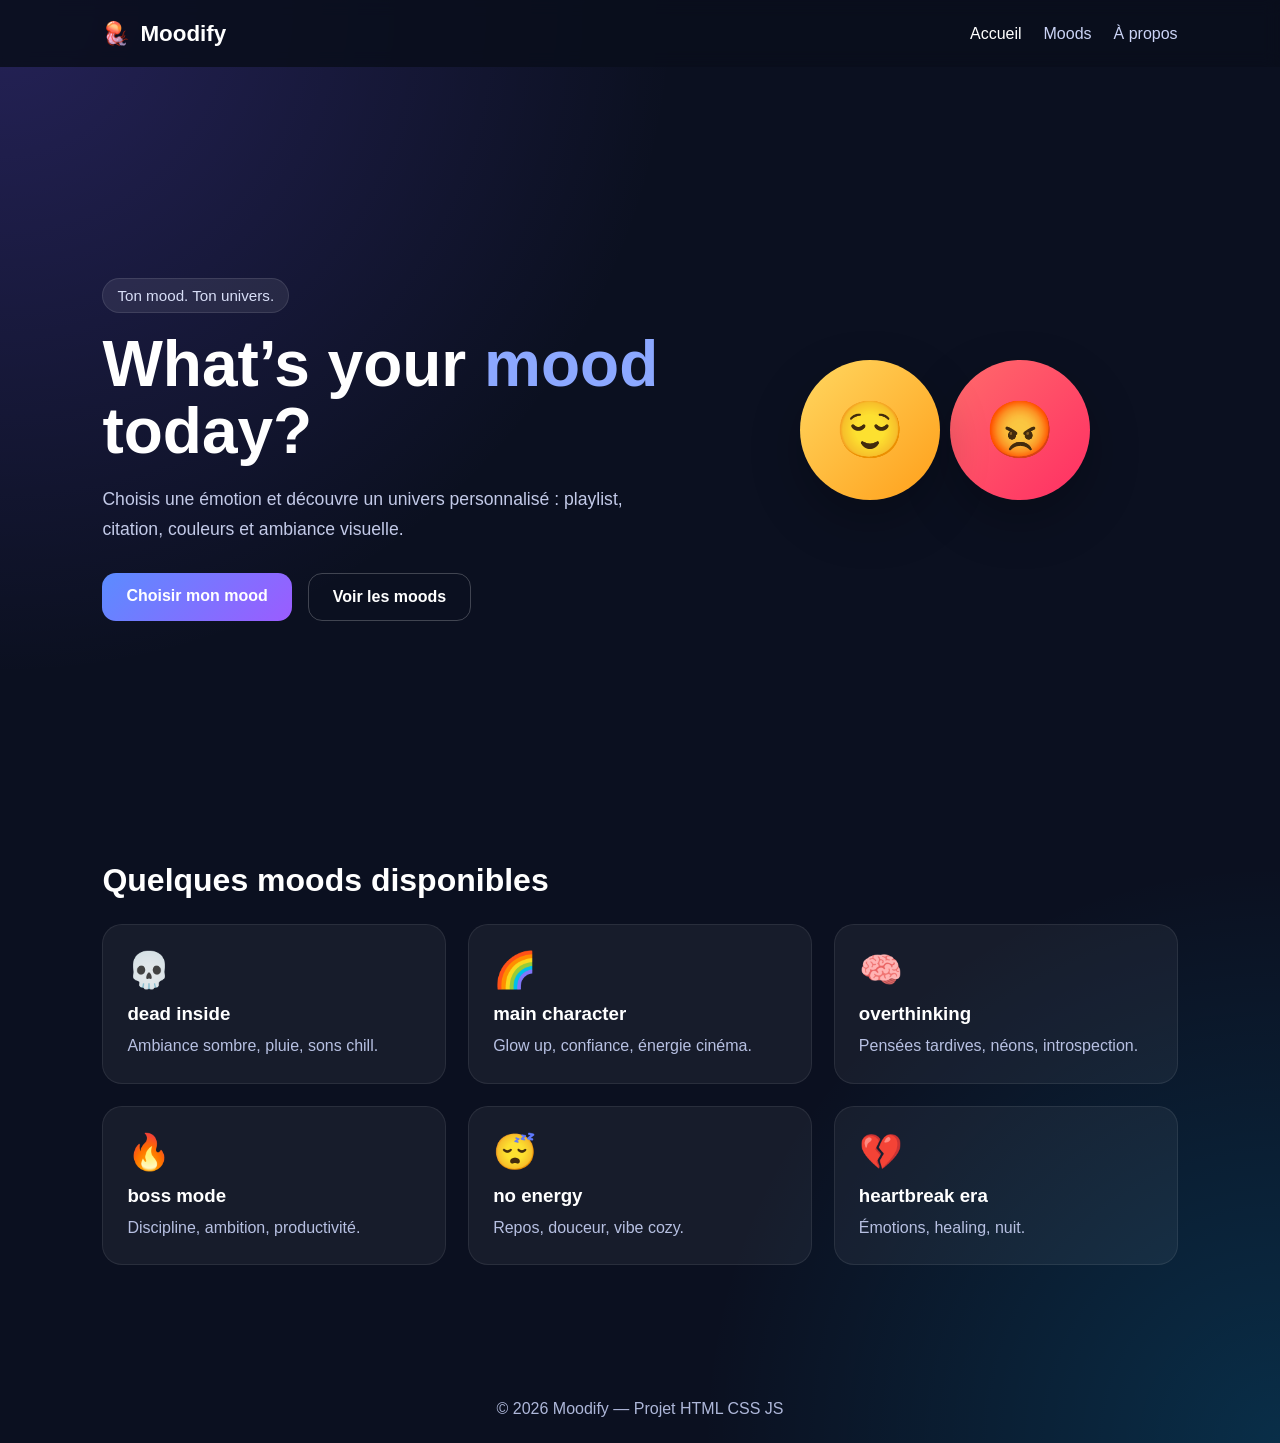
<file: index.html>
<!DOCTYPE html>
<html lang="fr">
<head>
  <meta charset="UTF-8" />
  <meta name="viewport" content="width=device-width, initial-scale=1.0" />
  <title>Moodify - Accueil</title>
  <link rel="stylesheet" href="css/style.css" />
  <link rel="stylesheet" href="css/home.css" />
</head>
<body class="home-page">

  <header class="navbar">
    <div class="logo">
      <span class="logo-icon">🪼</span>
      <span>Moodify</span>
    </div>

    <nav>
      <a href="index.html" class="active">Accueil</a>
      <a href="moods.html">Moods</a>
      <a href="about.html">À propos</a>
    </nav>
  </header>

  <main class="hero">
    <section class="hero-text">
      <p class="badge">Ton mood. Ton univers.</p>
      <h1>What’s your <span>mood</span> today?</h1>
      <p class="subtitle">
        Choisis une émotion et découvre un univers personnalisé :
        playlist, citation, couleurs et ambiance visuelle.
      </p>

      <div class="hero-buttons">
        <a href="moods.html" class="btn btn-primary">Choisir mon mood</a>
        <a href="#preview" class="btn btn-secondary">Voir les moods</a>
      </div>
    </section>

    <section class="hero-visual">
      <div class="jelly-pair">
        <div class="jelly calm">😌</div>
        <div class="jelly angry">😡</div>
      </div>
    </section>
  </main>

  <section class="preview-section" id="preview">
    <h2>Quelques moods disponibles</h2>

    <div class="cards-grid">
      <div class="preview-card">
        <span class="preview-emoji">💀</span>
        <h3>dead inside</h3>
        <p>Ambiance sombre, pluie, sons chill.</p>
      </div>

      <div class="preview-card">
        <span class="preview-emoji">🌈</span>
        <h3>main character</h3>
        <p>Glow up, confiance, énergie cinéma.</p>
      </div>

      <div class="preview-card">
        <span class="preview-emoji">🧠</span>
        <h3>overthinking</h3>
        <p>Pensées tardives, néons, introspection.</p>
      </div>

      <div class="preview-card">
        <span class="preview-emoji">🔥</span>
        <h3>boss mode</h3>
        <p>Discipline, ambition, productivité.</p>
      </div>

      <div class="preview-card">
        <span class="preview-emoji">😴</span>
        <h3>no energy</h3>
        <p>Repos, douceur, vibe cozy.</p>
      </div>

      <div class="preview-card">
        <span class="preview-emoji">💔</span>
        <h3>heartbreak era</h3>
        <p>Émotions, healing, nuit.</p>
      </div>
    </div>
  </section>

  <footer class="footer">
    <p>© 2026 Moodify — Projet HTML CSS JS</p>
  </footer>

  <script src="js/home.js"></script>
</body>
</html>
</file>
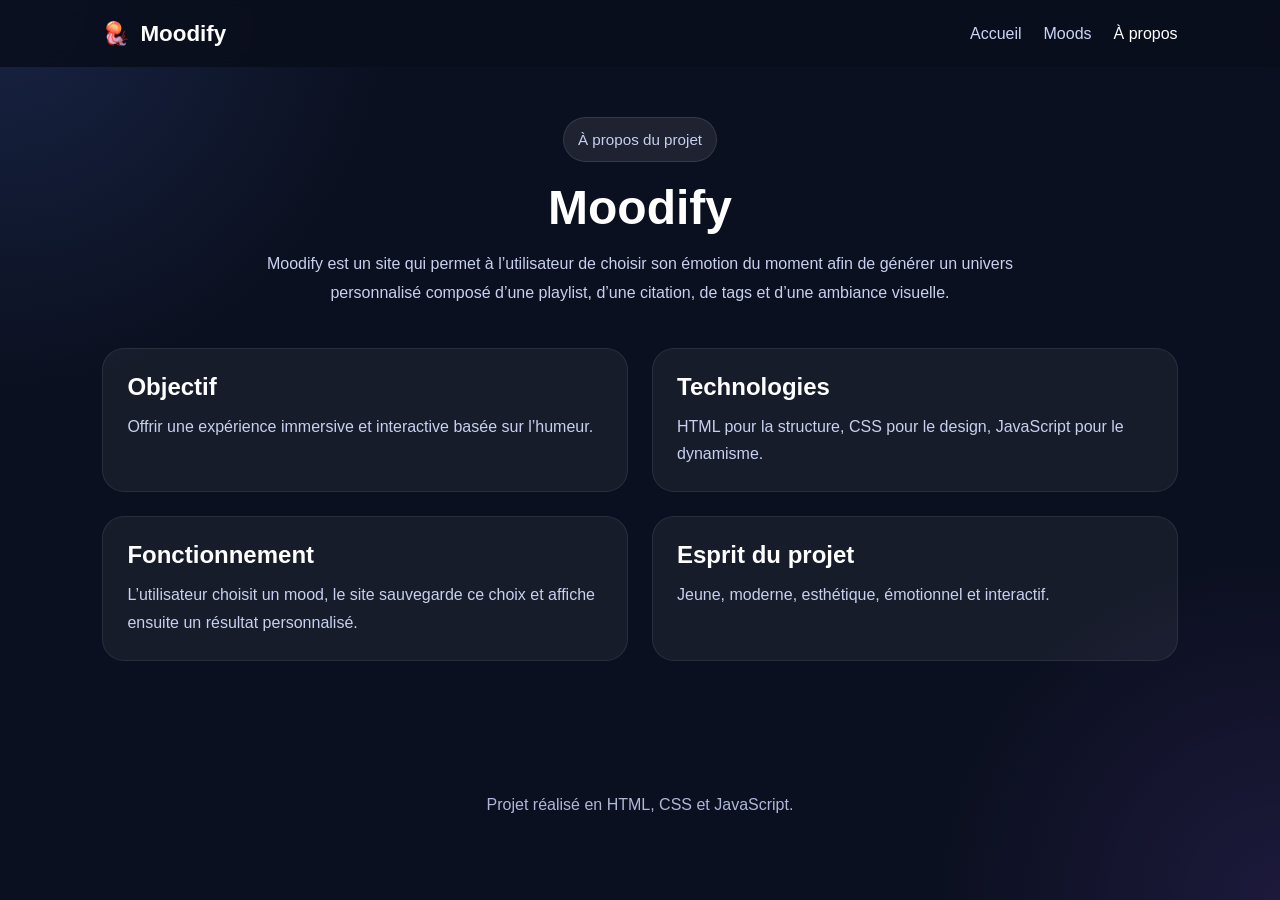
<file: about.html>
<!DOCTYPE html>
<html lang="fr">
<head>
  <meta charset="UTF-8" />
  <meta name="viewport" content="width=device-width, initial-scale=1.0" />
  <title>Moodify - À propos</title>
  <link rel="stylesheet" href="css/style.css" />
  <link rel="stylesheet" href="css/about.css" />
</head>
<body class="about-page">

  <header class="navbar">
    <div class="logo">
      <span class="logo-icon">🪼</span>
      <span>Moodify</span>
    </div>

    <nav>
      <a href="index.html">Accueil</a>
      <a href="moods.html">Moods</a>
      <a href="about.html" class="active">À propos</a>
    </nav>
  </header>

  <main class="about-main">
    <section class="about-hero">
      <p class="badge">À propos du projet</p>
      <h1>Moodify</h1>
      <p>
        Moodify est un site qui permet à l’utilisateur de choisir son émotion
        du moment afin de générer un univers personnalisé composé d’une playlist,
        d’une citation, de tags et d’une ambiance visuelle.
      </p>
    </section>

    <section class="about-grid">
      <div class="about-card">
        <h2>Objectif</h2>
        <p>
          Offrir une expérience immersive et interactive basée sur l’humeur.
        </p>
      </div>

      <div class="about-card">
        <h2>Technologies</h2>
        <p>
          HTML pour la structure, CSS pour le design, JavaScript pour le dynamisme.
        </p>
      </div>

      <div class="about-card">
        <h2>Fonctionnement</h2>
        <p>
          L’utilisateur choisit un mood, le site sauvegarde ce choix et affiche
          ensuite un résultat personnalisé.
        </p>
      </div>

      <div class="about-card">
        <h2>Esprit du projet</h2>
        <p>
          Jeune, moderne, esthétique, émotionnel et interactif.
        </p>
      </div>
    </section>
  </main>

  <footer class="footer">
    <p>Projet réalisé en HTML, CSS et JavaScript.</p>
  </footer>

</body>
</html>
</file>
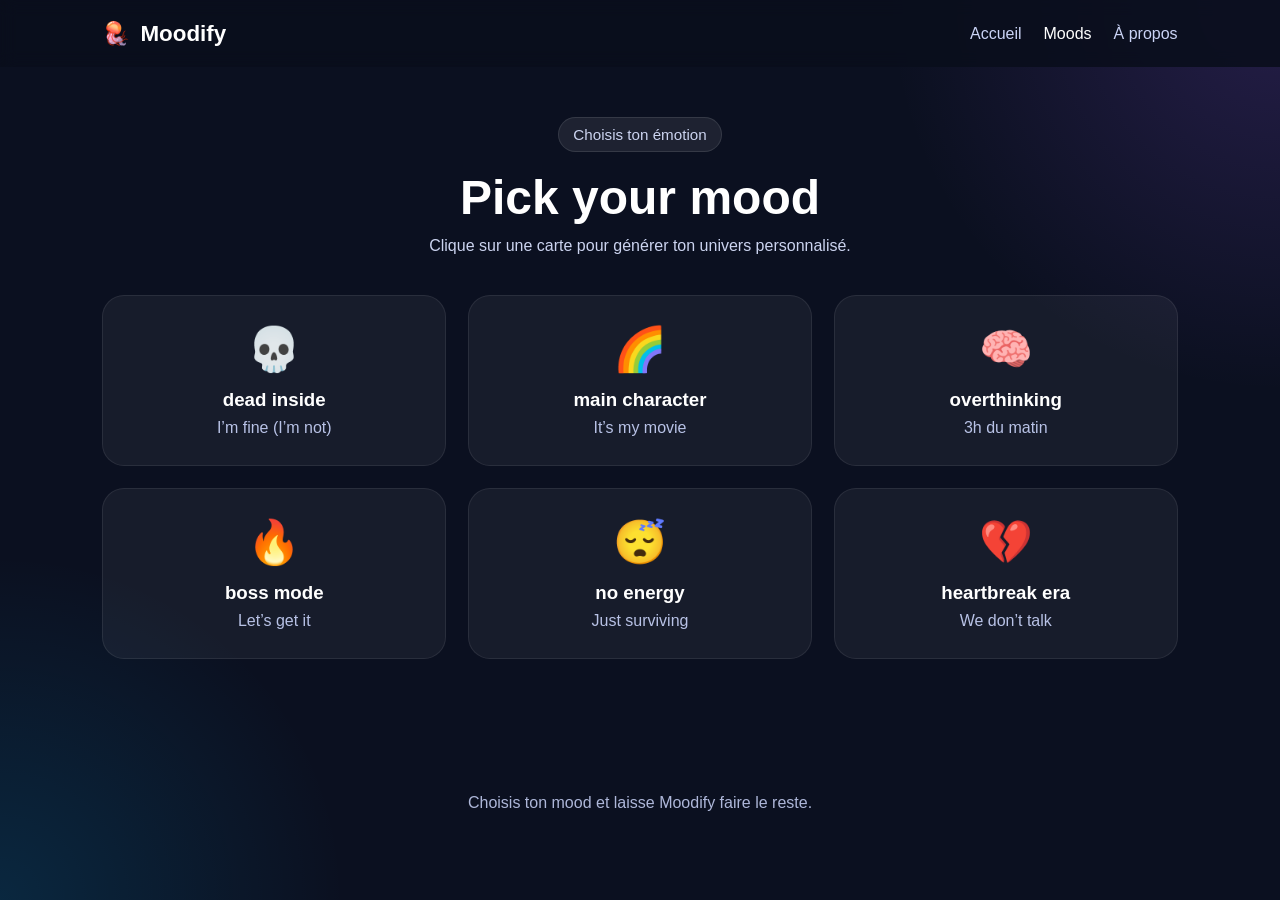
<file: moods.html>
<!DOCTYPE html>
<html lang="fr">
<head>
  <meta charset="UTF-8" />
  <meta name="viewport" content="width=device-width, initial-scale=1.0" />
  <title>Moodify - Choix du mood</title>
  <link rel="stylesheet" href="css/style.css" />
  <link rel="stylesheet" href="css/moods.css" />
</head>
<body class="moods-page">

  <header class="navbar">
    <div class="logo">
      <span class="logo-icon">🪼</span>
      <span>Moodify</span>
    </div>

    <nav>
      <a href="index.html">Accueil</a>
      <a href="moods.html" class="active">Moods</a>
      <a href="about.html">À propos</a>
    </nav>
  </header>

  <main class="moods-main">
    <section class="moods-header">
      <p class="badge">Choisis ton émotion</p>
      <h1>Pick your mood</h1>
      <p>
        Clique sur une carte pour générer ton univers personnalisé.
      </p>
    </section>

    <section class="moods-grid">
      <div class="mood-card" data-mood="dead-inside">
        <div class="mood-emoji">💀</div>
        <h3>dead inside</h3>
        <p>I’m fine (I’m not)</p>
      </div>

      <div class="mood-card" data-mood="main-character">
        <div class="mood-emoji">🌈</div>
        <h3>main character</h3>
        <p>It’s my movie</p>
      </div>

      <div class="mood-card" data-mood="overthinking">
        <div class="mood-emoji">🧠</div>
        <h3>overthinking</h3>
        <p>3h du matin</p>
      </div>

      <div class="mood-card" data-mood="boss-mode">
        <div class="mood-emoji">🔥</div>
        <h3>boss mode</h3>
        <p>Let’s get it</p>
      </div>

      <div class="mood-card" data-mood="no-energy">
        <div class="mood-emoji">😴</div>
        <h3>no energy</h3>
        <p>Just surviving</p>
      </div>

      <div class="mood-card" data-mood="heartbreak">
        <div class="mood-emoji">💔</div>
        <h3>heartbreak era</h3>
        <p>We don’t talk</p>
      </div>
    </section>
  </main>

  <footer class="footer">
    <p>Choisis ton mood et laisse Moodify faire le reste.</p>
  </footer>

  <script src="js/moods.js"></script>
</body>
</html>
</file>
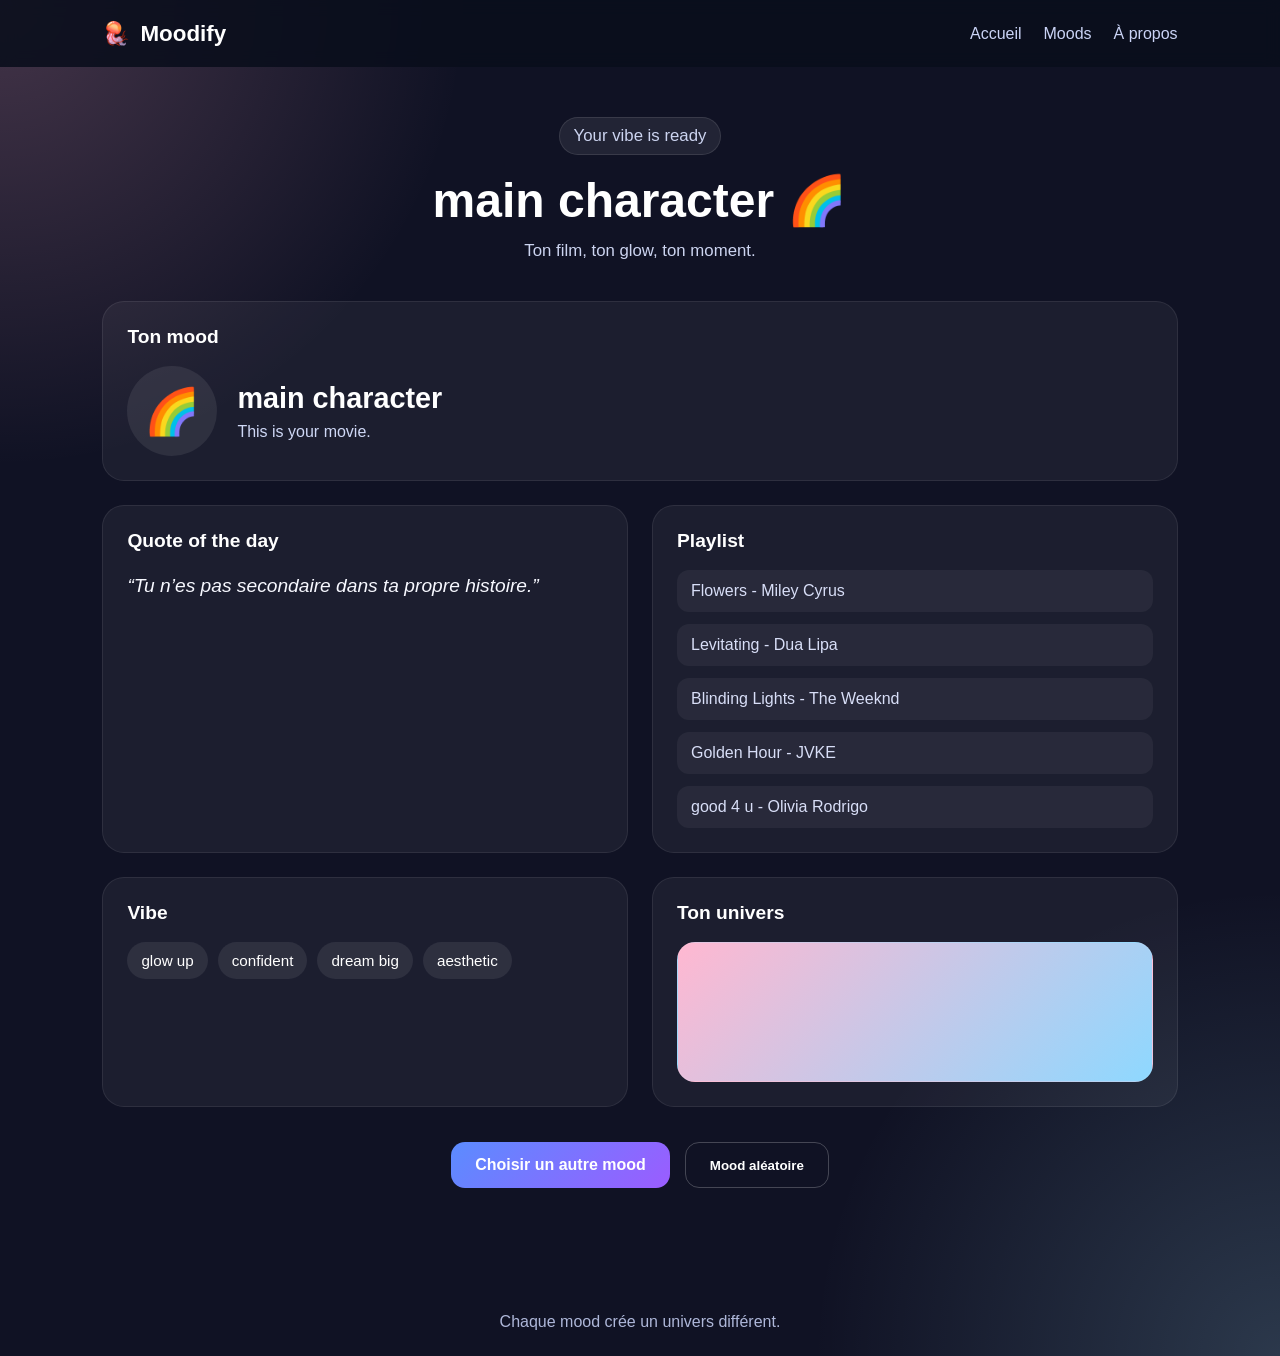
<file: result.html>
<!DOCTYPE html>
<html lang="fr">
<head>
  <meta charset="UTF-8" />
  <meta name="viewport" content="width=device-width, initial-scale=1.0" />
  <title>Moodify - Résultat personnalisé</title>
  <link rel="stylesheet" href="css/style.css" />
  <link rel="stylesheet" href="css/result.css" />
</head>
<body id="result-body">

  <header class="navbar">
    <div class="logo">
      <span class="logo-icon">🪼</span>
      <span>Moodify</span>
    </div>

    <nav>
      <a href="index.html">Accueil</a>
      <a href="moods.html">Moods</a>
      <a href="about.html">À propos</a>
    </nav>
  </header>

  <main class="result-page">
    <section class="result-header">
      <p class="badge">Your vibe is ready</p>
      <h1 id="mood-title">Mood title</h1>
      <p id="mood-description">Description du mood</p>
    </section>

    <section class="result-grid">
      <div class="result-card big-card">
        <h2>Ton mood</h2>
        <div class="mood-main">
          <div class="mood-icon" id="mood-emoji">✨</div>
          <div>
            <h3 id="mood-name">Mood</h3>
            <p id="mood-tagline">Tagline</p>
          </div>
        </div>
      </div>

      <div class="result-card">
        <h2>Quote of the day</h2>
        <blockquote id="mood-quote">“Citation ici”</blockquote>
      </div>

      <div class="result-card">
        <h2>Playlist</h2>
        <ul id="playlist-list" class="playlist-list"></ul>
      </div>

      <div class="result-card">
        <h2>Vibe</h2>
        <div class="tags" id="mood-tags"></div>
      </div>

      <div class="result-card">
        <h2>Ton univers</h2>
        <div class="aesthetic-box" id="aesthetic-box"></div>
      </div>
    </section>

    <section class="result-actions">
      <a href="moods.html" class="btn btn-primary">Choisir un autre mood</a>
      <button class="btn btn-secondary" id="randomMoodBtn">Mood aléatoire</button>
    </section>
  </main>

  <footer class="footer">
    <p>Chaque mood crée un univers différent.</p>
  </footer>

  <script src="js/result.js"></script>
</body>
</html>
</file>
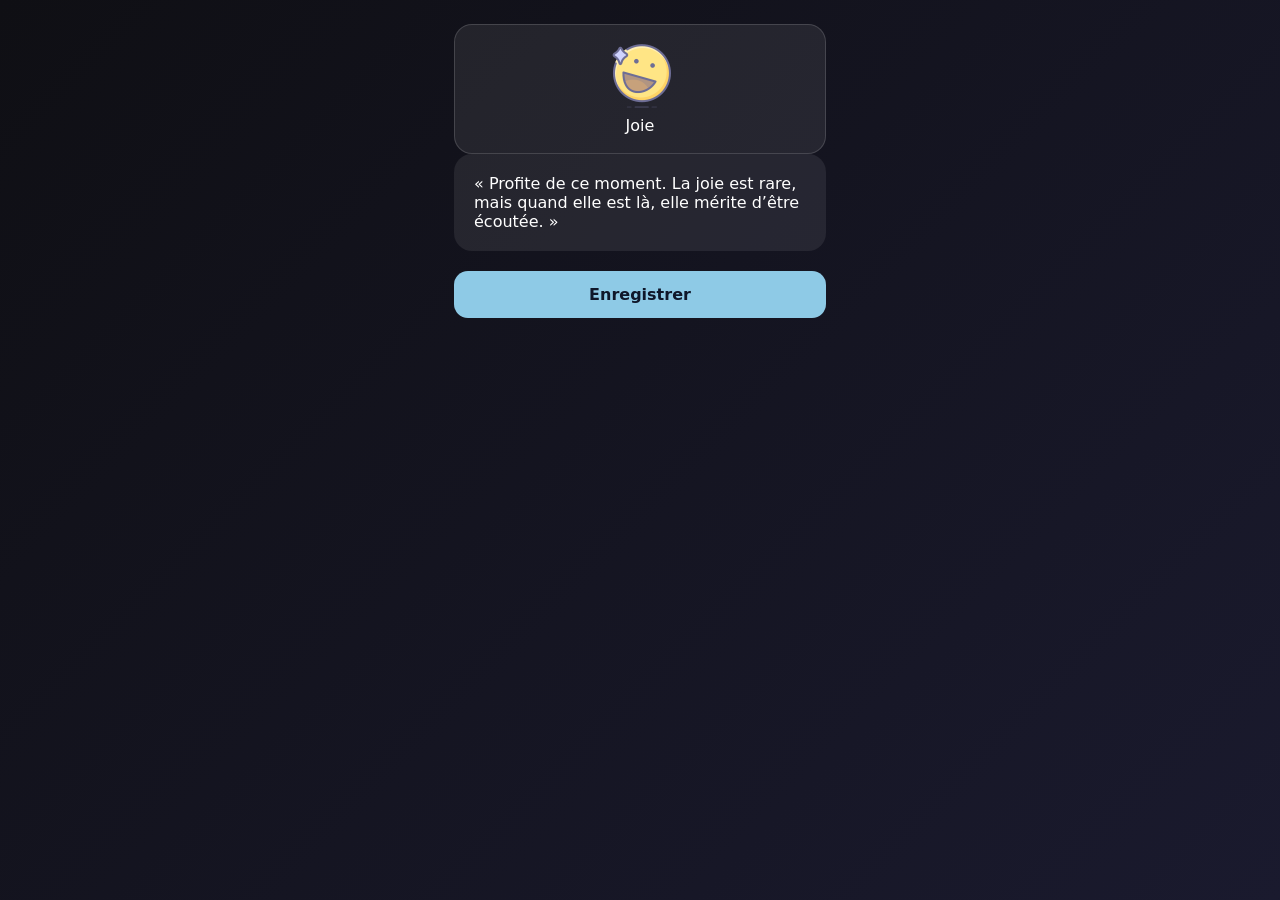
<file: simple.html>
<!DOCTYPE html>
<html lang="fr">
<head>
  <meta charset="UTF-8">
  <title>Ton mood</title>
  <link rel="stylesheet" href="style.css">
</head>
<body>
  <div class="container">
    <a href="simple.html" class="card">
        <img src="images/joie.png" alt="Joie" class="emoji-img">
        <p>Joie</p>
    </a>


    <div class="mood-box">
      <p>
        « Profite de ce moment. La joie est rare,
        mais quand elle est là, elle mérite d’être écoutée. »
      </p>
    </div>

    <a class="button" href="result.html">Enregistrer</a>
  </div>
</body>
</html>
</file>
<file: css/style.css>
* {
  margin: 0;
  padding: 0;
  box-sizing: border-box;
}

html {
  scroll-behavior: smooth;
}

body {
  font-family: Arial, Helvetica, sans-serif;
  background: #0b1020;
  color: white;
  min-height: 100vh;
}

a {
  text-decoration: none;
  color: inherit;
}

.navbar {
  width: 100%;
  padding: 20px 8%;
  display: flex;
  justify-content: space-between;
  align-items: center;
  background: rgba(10, 14, 28, 0.88);
  backdrop-filter: blur(8px);
  position: sticky;
  top: 0;
  z-index: 100;
}

.logo {
  display: flex;
  align-items: center;
  gap: 10px;
  font-size: 1.4rem;
  font-weight: 700;
}

.logo-icon {
  font-size: 1.4rem;
}

nav {
  display: flex;
  gap: 22px;
}

nav a {
  color: #cbd4f6;
  transition: 0.3s;
}

nav a:hover,
nav a.active {
  color: #ffffff;
}

.btn {
  display: inline-block;
  padding: 14px 24px;
  border-radius: 14px;
  font-weight: 700;
  transition: 0.3s;
  border: none;
  cursor: pointer;
}

.btn-primary {
  background: linear-gradient(135deg, #5b8cff, #9b5cff);
  color: white;
}

.btn-primary:hover {
  transform: translateY(-2px);
  box-shadow: 0 10px 25px rgba(91, 140, 255, 0.35);
}

.btn-secondary {
  background: transparent;
  border: 1px solid rgba(255,255,255,0.22);
  color: white;
}

.btn-secondary:hover {
  background: rgba(255,255,255,0.08);
}

.badge {
  display: inline-block;
  background: rgba(255,255,255,0.08);
  border: 1px solid rgba(255,255,255,0.1);
  padding: 8px 14px;
  border-radius: 999px;
  color: #d8def7;
  margin-bottom: 18px;
  font-size: 0.95rem;
}

.footer {
  text-align: center;
  padding: 25px 20px;
  color: #aeb7d9;
  margin-top: 30px;
}

@media (max-width: 900px) {
  .navbar {
    flex-direction: column;
    gap: 15px;
  }

  nav {
    flex-wrap: wrap;
    justify-content: center;
  }
}
</file>
<file: css/home.css>
.home-page {
  background:
    radial-gradient(circle at top left, rgba(114, 88, 255, 0.25), transparent 35%),
    radial-gradient(circle at bottom right, rgba(0, 183, 255, 0.18), transparent 30%),
    #0b1020;
}

.hero {
  min-height: 85vh;
  display: grid;
  grid-template-columns: 1.2fr 1fr;
  align-items: center;
  padding: 60px 8%;
  gap: 50px;
}

.hero-text h1 {
  font-size: 4rem;
  line-height: 1.05;
  margin-bottom: 20px;
}

.hero-text h1 span {
  color: #8ca8ff;
}

.subtitle {
  color: #c3cae8;
  font-size: 1.1rem;
  max-width: 560px;
  line-height: 1.7;
  margin-bottom: 28px;
}

.hero-buttons {
  display: flex;
  gap: 16px;
  flex-wrap: wrap;
}

.hero-visual {
  display: flex;
  justify-content: center;
  align-items: center;
}

.jelly-pair {
  position: relative;
  width: 340px;
  height: 260px;
}

.jelly {
  position: absolute;
  width: 140px;
  height: 140px;
  border-radius: 50%;
  display: flex;
  justify-content: center;
  align-items: center;
  font-size: 3.5rem;
  box-shadow: 0 20px 50px rgba(0,0,0,0.25);
  animation: float 3s ease-in-out infinite;
}

.calm {
  left: 25px;
  top: 40px;
  background: linear-gradient(135deg, #ffd760, #ff9f1a);
  z-index: 2;
}

.angry {
  right: 25px;
  top: 40px;
  background: linear-gradient(135deg, #ff6b6b, #ff2e63);
  animation-delay: 0.4s;
}

@keyframes float {
  0%, 100% { transform: translateY(0px); }
  50% { transform: translateY(-12px); }
}

.preview-section {
  padding: 30px 8% 80px;
}

.preview-section h2 {
  font-size: 2rem;
  margin-bottom: 25px;
}

.cards-grid {
  display: grid;
  grid-template-columns: repeat(3, 1fr);
  gap: 22px;
}

.preview-card {
  background: rgba(255,255,255,0.05);
  border: 1px solid rgba(255,255,255,0.08);
  border-radius: 20px;
  padding: 24px;
  transition: 0.3s;
}

.preview-card:hover {
  transform: translateY(-6px);
  border-color: rgba(140,168,255,0.45);
  box-shadow: 0 15px 35px rgba(0,0,0,0.25);
}

.preview-emoji {
  font-size: 2.2rem;
  display: inline-block;
  margin-bottom: 12px;
}

.preview-card h3 {
  margin-bottom: 8px;
  text-transform: lowercase;
}

.preview-card p {
  color: #b7c0e2;
  line-height: 1.6;
}

@media (max-width: 1000px) {
  .hero {
    grid-template-columns: 1fr;
    text-align: center;
  }

  .hero-text h1 {
    font-size: 3rem;
  }

  .hero-buttons {
    justify-content: center;
  }

  .cards-grid {
    grid-template-columns: repeat(2, 1fr);
  }
}

@media (max-width: 650px) {
  .hero-text h1 {
    font-size: 2.4rem;
  }

  .cards-grid {
    grid-template-columns: 1fr;
  }

  .jelly-pair {
    width: 260px;
    height: 220px;
    margin: 0 auto;
  }

  .jelly {
    width: 110px;
    height: 110px;
    font-size: 2.6rem;
  }
}
</file>
<file: css/about.css>
.about-page {
  background:
    radial-gradient(circle at top left, rgba(91,140,255,0.16), transparent 25%),
    radial-gradient(circle at bottom right, rgba(155,92,255,0.12), transparent 22%),
    #0b1020;
}

.about-main {
  padding: 50px 8% 80px;
}

.about-hero {
  text-align: center;
  max-width: 800px;
  margin: 0 auto 40px;
}

.about-hero h1 {
  font-size: 3rem;
  margin-bottom: 15px;
}

.about-hero p {
  color: #c7d0ee;
  line-height: 1.8;
}

.about-grid {
  display: grid;
  grid-template-columns: repeat(2, 1fr);
  gap: 24px;
}

.about-card {
  background: rgba(255,255,255,0.05);
  border: 1px solid rgba(255,255,255,0.08);
  border-radius: 22px;
  padding: 24px;
}

.about-card h2 {
  margin-bottom: 12px;
}

.about-card p {
  color: #c7d0ee;
  line-height: 1.7;
}

@media (max-width: 700px) {
  .about-grid {
    grid-template-columns: 1fr;
  }

  .about-hero h1 {
    font-size: 2.3rem;
  }
}
</file>
<file: css/moods.css>
.moods-page {
  background:
    radial-gradient(circle at top right, rgba(155, 92, 255, 0.18), transparent 25%),
    radial-gradient(circle at bottom left, rgba(0, 183, 255, 0.14), transparent 22%),
    #0b1020;
}

.moods-main {
  padding: 50px 8% 80px;
}

.moods-header {
  text-align: center;
  margin-bottom: 40px;
}

.moods-header h1 {
  font-size: 3rem;
  margin-bottom: 12px;
}

.moods-header p {
  color: #ccd4f0;
}

.moods-grid {
  display: grid;
  grid-template-columns: repeat(3, 1fr);
  gap: 22px;
}

.mood-card {
  background: rgba(255,255,255,0.05);
  border: 1px solid rgba(255,255,255,0.08);
  border-radius: 22px;
  padding: 28px 22px;
  text-align: center;
  transition: 0.3s;
  cursor: pointer;
}

.mood-card:hover {
  transform: translateY(-8px) scale(1.01);
  border-color: rgba(140, 168, 255, 0.4);
  box-shadow: 0 16px 36px rgba(0,0,0,0.28);
}

.mood-emoji {
  font-size: 2.7rem;
  margin-bottom: 14px;
}

.mood-card h3 {
  text-transform: lowercase;
  margin-bottom: 8px;
}

.mood-card p {
  color: #b8c2e6;
}

@media (max-width: 900px) {
  .moods-grid {
    grid-template-columns: repeat(2, 1fr);
  }
}

@media (max-width: 600px) {
  .moods-grid {
    grid-template-columns: 1fr;
  }

  .moods-header h1 {
    font-size: 2.3rem;
  }
}
</file>
<file: css/result.css>
.result-page {
  padding: 50px 8% 70px;
}

.result-header {
  text-align: center;
  margin-bottom: 40px;
}

.result-header h1 {
  font-size: 3rem;
  margin-bottom: 12px;
}

.result-header p {
  color: #ccd4f0;
  font-size: 1.05rem;
}

.result-grid {
  display: grid;
  grid-template-columns: repeat(2, 1fr);
  gap: 24px;
}

.result-card {
  background: rgba(255,255,255,0.05);
  border: 1px solid rgba(255,255,255,0.08);
  border-radius: 22px;
  padding: 24px;
  min-height: 180px;
}

.result-card h2 {
  margin-bottom: 18px;
  font-size: 1.2rem;
}

.big-card {
  grid-column: span 2;
}

.mood-main {
  display: flex;
  align-items: center;
  gap: 20px;
}

.mood-icon {
  width: 90px;
  height: 90px;
  border-radius: 50%;
  font-size: 2.8rem;
  display: flex;
  justify-content: center;
  align-items: center;
  background: rgba(255,255,255,0.08);
}

#mood-name {
  font-size: 1.8rem;
  margin-bottom: 8px;
}

#mood-tagline {
  color: #cfd8f6;
}

blockquote {
  font-size: 1.2rem;
  line-height: 1.7;
  color: #f7f8ff;
  font-style: italic;
}

.playlist-list {
  list-style: none;
  display: flex;
  flex-direction: column;
  gap: 12px;
}

.playlist-list li {
  padding: 12px 14px;
  border-radius: 12px;
  background: rgba(255,255,255,0.05);
  color: #d8def7;
}

.tags {
  display: flex;
  flex-wrap: wrap;
  gap: 10px;
}

.tag {
  background: rgba(255,255,255,0.08);
  color: white;
  padding: 10px 14px;
  border-radius: 999px;
  font-size: 0.95rem;
}

.aesthetic-box {
  height: 140px;
  border-radius: 18px;
  background: linear-gradient(135deg, rgba(255,255,255,0.08), rgba(255,255,255,0.02));
  border: 1px solid rgba(255,255,255,0.08);
}

.result-actions {
  margin-top: 35px;
  display: flex;
  justify-content: center;
  gap: 15px;
  flex-wrap: wrap;
}

.theme-dead-inside {
  background:
    radial-gradient(circle at top left, rgba(120, 130, 160, 0.18), transparent 25%),
    #0d1119;
}

.theme-main-character {
  background:
    radial-gradient(circle at top left, rgba(255, 175, 204, 0.22), transparent 25%),
    radial-gradient(circle at bottom right, rgba(168, 230, 255, 0.18), transparent 25%),
    #101224;
}

.theme-overthinking {
  background:
    radial-gradient(circle at center, rgba(98, 73, 255, 0.16), transparent 28%),
    #0a1021;
}

.theme-boss-mode {
  background:
    radial-gradient(circle at top right, rgba(255, 123, 0, 0.22), transparent 25%),
    #111018;
}

.theme-no-energy {
  background:
    radial-gradient(circle at bottom left, rgba(255, 206, 173, 0.16), transparent 25%),
    #151823;
}

.theme-heartbreak {
  background:
    radial-gradient(circle at top center, rgba(255, 69, 105, 0.16), transparent 25%),
    #120d18;
}

@media (max-width: 850px) {
  .result-grid {
    grid-template-columns: 1fr;
  }

  .big-card {
    grid-column: span 1;
  }

  .result-header h1 {
    font-size: 2.2rem;
  }

  .mood-main {
    flex-direction: column;
    align-items: flex-start;
  }
}
</file>
<file: style.css>
* {
  margin: 0;
  padding: 0;
  box-sizing: border-box;
  font-family: 'Inter', system-ui, sans-serif;
}

body {
  background: linear-gradient(135deg, #0f0f14, #1a1a2e);
  color: #ffffff;
  min-height: 100vh;
  display: flex;
  justify-content: center;
}

.container {
  width: 100%;
  max-width: 420px;
  padding: 24px;
}

h1 {
  text-align: center;
  margin-bottom: 24px;
  font-weight: 600;
}

/* ---------- GRID EMOTIONS ---------- */
.grid {
  display: grid;
  grid-template-columns: repeat(3, 1fr);
  gap: 14px;
}

.card {
  background: rgba(255,255,255,0.08);
  border: 1px solid rgba(255,255,255,0.15);
  border-radius: 18px;
  padding: 16px;
  text-align: center;
  text-decoration: none;
  color: white;
  transition: 0.3s;

  /* ALIGNEMENT */
  min-height: 130px;
  display: flex;
  flex-direction: column;
  align-items: center;
  justify-content: center;
  gap: 8px;
}

.card:hover {
  background: rgba(255,255,255,0.18);
  transform: translateY(-4px);
}

/* ---------- EMOJIS (cards index) ---------- */
.emoji-img {
  width: 64px;
  height: 64px;
  object-fit: contain;
}

/* ---------- PAGE SIMPLE (hero emoji) ---------- */
.mood-hero {
  text-align: center;
  margin-bottom: 24px;
}

.mood-hero img {
  width: 140px;
  height: 140px;
  object-fit: contain;
  margin-bottom: 12px;
}

/* ---------- BUTTONS ---------- */
.button {
  display: block;
  margin: 20px auto 0;
  padding: 14px;
  background: #8ecae6;
  color: #0f172a;
  text-align: center;
  border-radius: 14px;
  text-decoration: none;
  font-weight: 600;
}

.button.secondary {
  background: transparent;
  border: 1px solid rgba(255,255,255,0.3);
  color: white;
}

/* ---------- MOOD BOX ---------- */
.mood-box {
  background: rgba(255,255,255,0.08);
  border-radius: 18px;
  padding: 20px;
  margin-bottom: 20px;
}

/* ON SUPPRIME width:100% GLOBAL */
img {
  border-radius: 16px;
}

small {
  opacity: 0.7;
}
</file>
